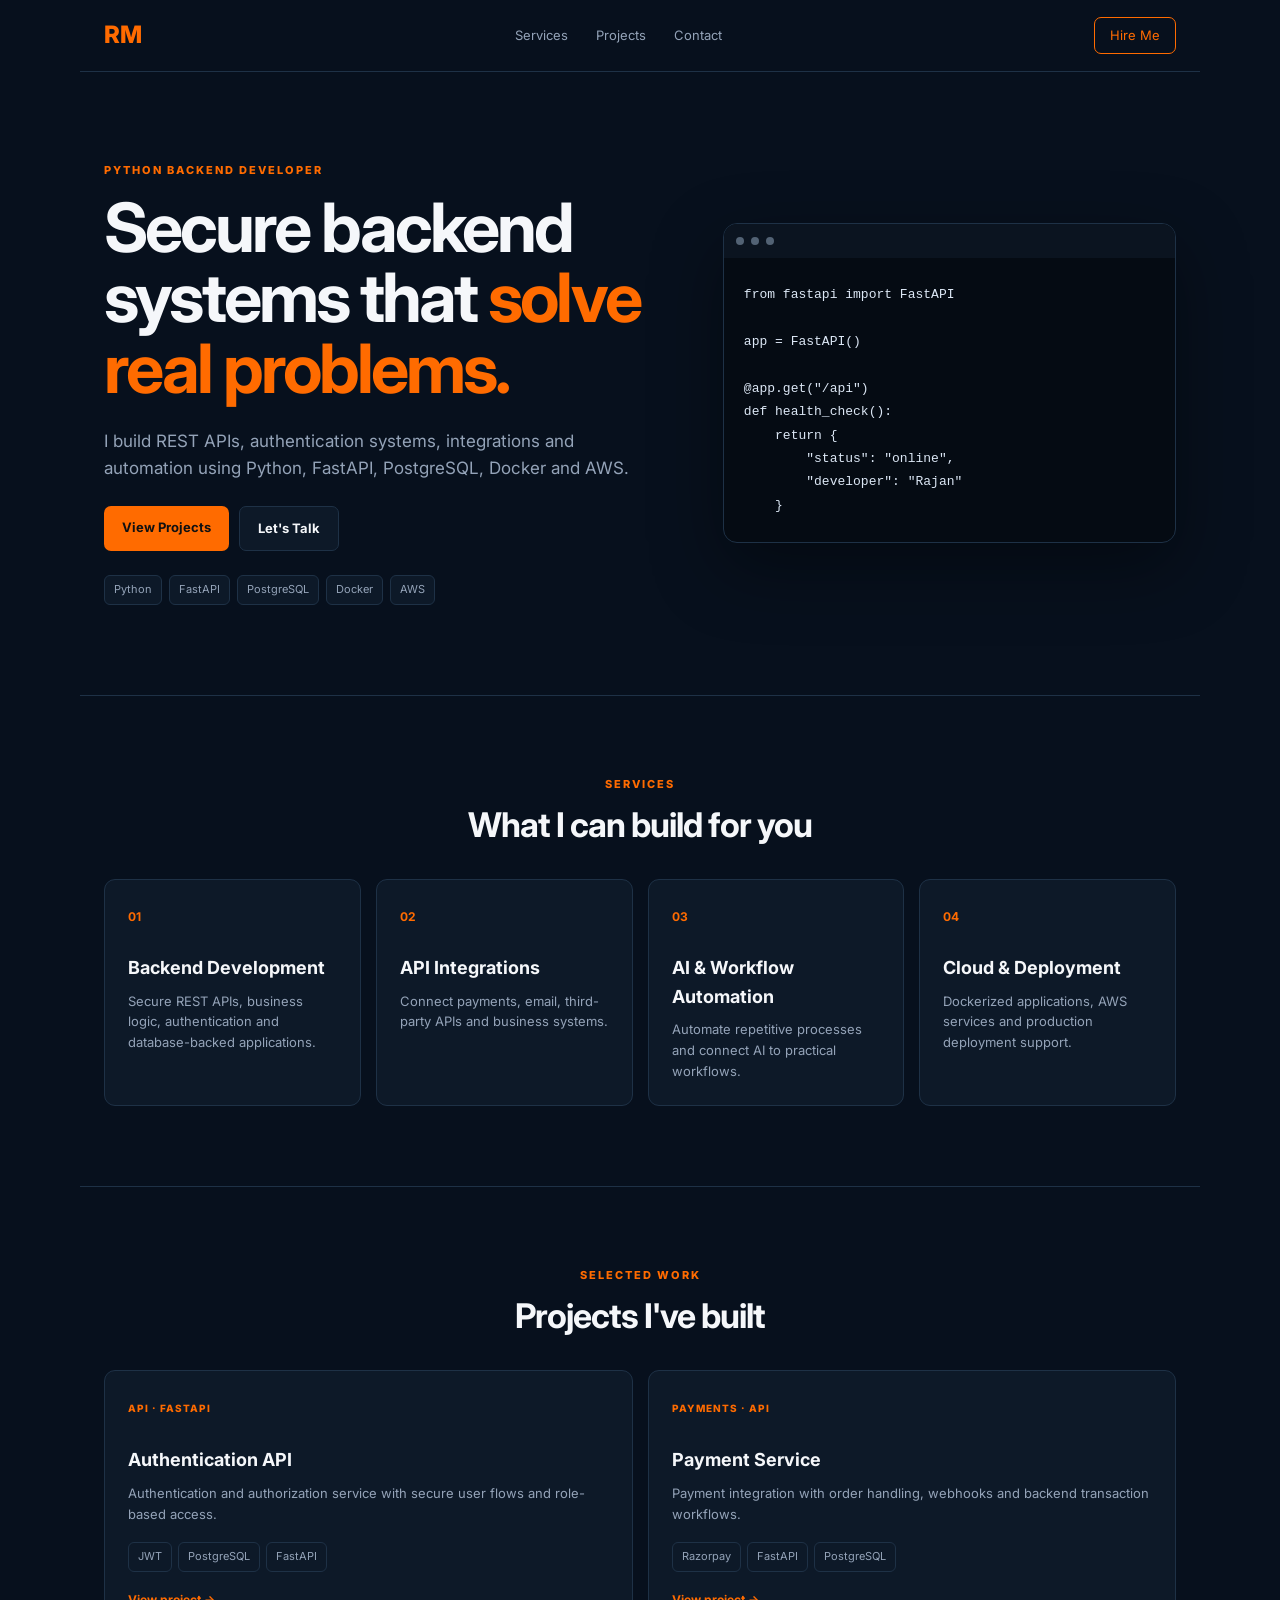
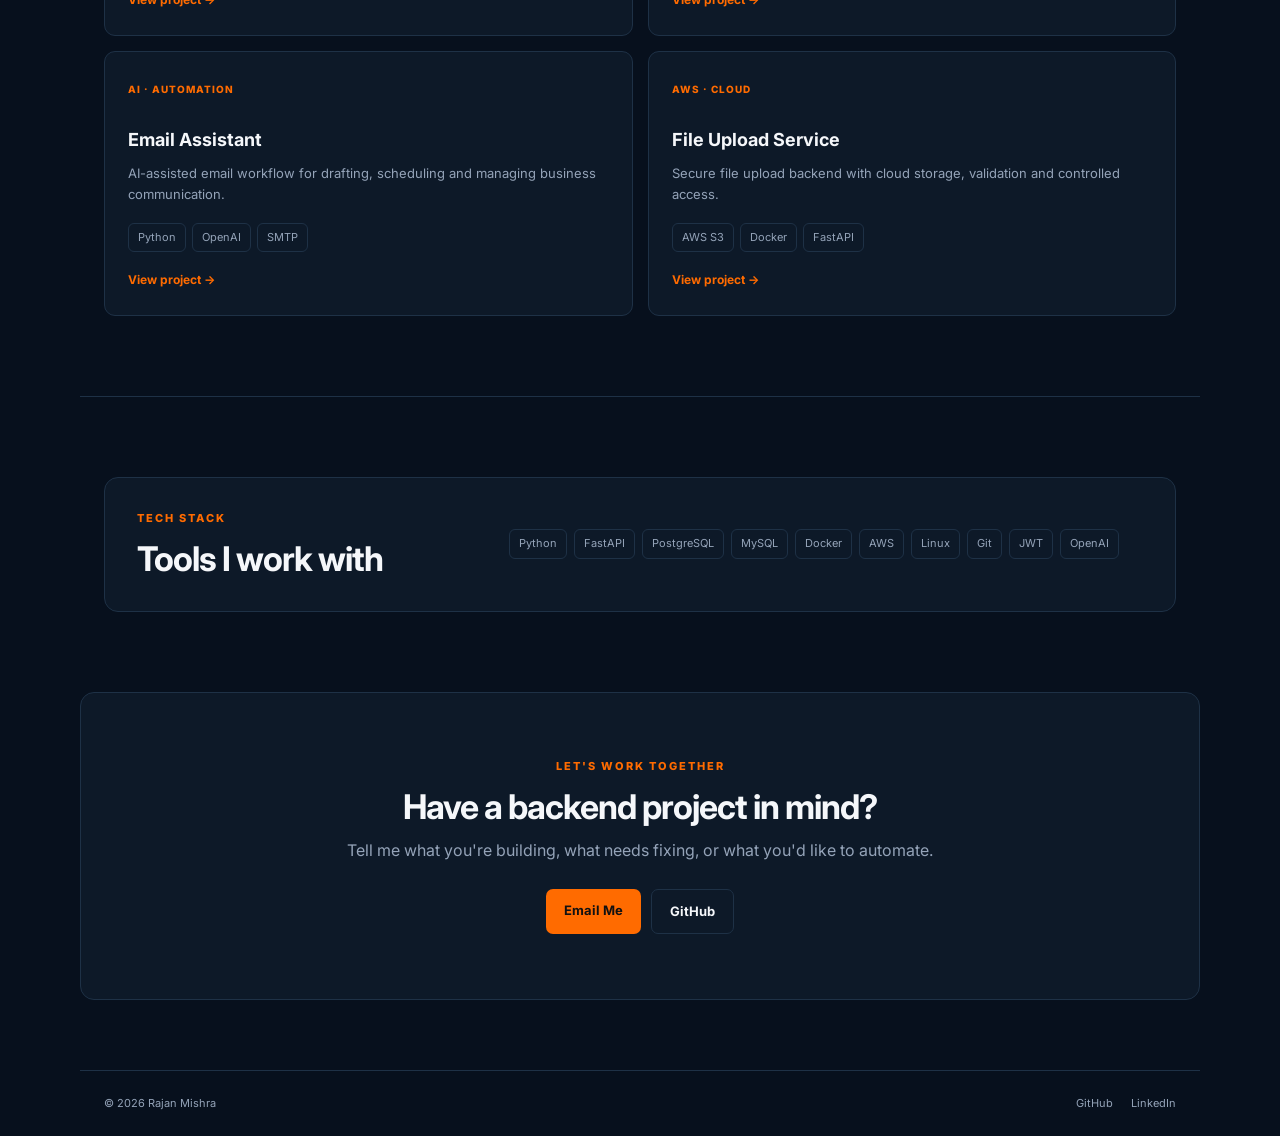
<file: index.html>
<!doctype html>
<html lang="en">
<head>
<meta charset="utf-8">
<meta name="viewport" content="width=device-width,initial-scale=1">
<title>Rajan Mishra | Python Backend Developer</title>
<link rel="preconnect" href="https://fonts.googleapis.com">
<link href="https://fonts.googleapis.com/css2?family=Inter:wght@400;500;600;700;800&display=swap" rel="stylesheet">
<link rel="stylesheet" href="style.css">
</head>
<body>
<header class="nav">
  <a class="logo" href="#">RM</a>
  <nav><a href="#services">Services</a><a href="#projects">Projects</a><a href="#contact">Contact</a></nav>
  <a class="nav-cta" href="mailto:rajanmishra96034@gmail.com">Hire Me</a>
</header>

<section class="hero">
  <div>
    <p class="eyebrow">PYTHON BACKEND DEVELOPER</p>
    <h1>Secure backend systems that <span>solve real problems.</span></h1>
    <p class="lead">I build REST APIs, authentication systems, integrations and automation using Python, FastAPI, PostgreSQL, Docker and AWS.</p>
    <div class="buttons"><a class="btn primary" href="#projects">View Projects</a><a class="btn secondary" href="mailto:rajanmishra96034@gmail.com">Let's Talk</a></div>
    <div class="stack"><span>Python</span><span>FastAPI</span><span>PostgreSQL</span><span>Docker</span><span>AWS</span></div>
  </div>
  <div class="terminal">
    <div class="bar"><i></i><i></i><i></i></div>
<pre>from fastapi import FastAPI

app = FastAPI()

@app.get("/api")
def health_check():
    return {
        "status": "online",
        "developer": "Rajan"
    }</pre>
  </div>
</section>

<section id="services" class="section">
  <div class="heading"><p class="eyebrow">SERVICES</p><h2>What I can build for you</h2></div>
  <div class="grid four">
    <article class="card"><b>01</b><h3>Backend Development</h3><p>Secure REST APIs, business logic, authentication and database-backed applications.</p></article>
    <article class="card"><b>02</b><h3>API Integrations</h3><p>Connect payments, email, third-party APIs and business systems.</p></article>
    <article class="card"><b>03</b><h3>AI & Workflow Automation</h3><p>Automate repetitive processes and connect AI to practical workflows.</p></article>
    <article class="card"><b>04</b><h3>Cloud & Deployment</h3><p>Dockerized applications, AWS services and production deployment support.</p></article>
  </div>
</section>

<section id="projects" class="section">
  <div class="heading"><p class="eyebrow">SELECTED WORK</p><h2>Projects I've built</h2></div>
  <div class="grid two">
    <article class="card project"><small>API · FASTAPI</small><h3>Authentication API</h3><p>Authentication and authorization service with secure user flows and role-based access.</p><div class="tags"><span>JWT</span><span>PostgreSQL</span><span>FastAPI</span></div><a href="https://github.com/Rajanm105/python_backend/tree/main/user_authentication" target="_blank">View project →</a></article>
    <article class="card project"><small>PAYMENTS · API</small><h3>Payment Service</h3><p>Payment integration with order handling, webhooks and backend transaction workflows.</p><div class="tags"><span>Razorpay</span><span>FastAPI</span><span>PostgreSQL</span></div><a href="https://github.com/Rajanm105/python_backend/tree/main/payment_service" target="_blank">View project →</a></article>
    <article class="card project"><small>AI · AUTOMATION</small><h3>Email Assistant</h3><p>AI-assisted email workflow for drafting, scheduling and managing business communication.</p><div class="tags"><span>Python</span><span>OpenAI</span><span>SMTP</span></div><a href="https://github.com/Rajanm105/python_backend/tree/main/email_assistant" target="_blank">View project →</a></article>
    <article class="card project"><small>AWS · CLOUD</small><h3>File Upload Service</h3><p>Secure file upload backend with cloud storage, validation and controlled access.</p><div class="tags"><span>AWS S3</span><span>Docker</span><span>FastAPI</span></div><a href="https://github.com/Rajanm105/python_backend/tree/main/file_upload_service" target="_blank">View project →</a></article>
  </div>
</section>

<section class="section">
  <div class="tech"><div><p class="eyebrow">TECH STACK</p><h2>Tools I work with</h2></div><div class="stack"><span>Python</span><span>FastAPI</span><span>PostgreSQL</span><span>MySQL</span><span>Docker</span><span>AWS</span><span>Linux</span><span>Git</span><span>JWT</span><span>OpenAI</span></div></div>
</section>

<section id="contact" class="contact">
  <p class="eyebrow">LET'S WORK TOGETHER</p>
  <h2>Have a backend project in mind?</h2>
  <p>Tell me what you're building, what needs fixing, or what you'd like to automate.</p>
  <div class="buttons"><a class="btn primary" href="mailto:rajanmishra96034@gmail.com">Email Me</a><a class="btn secondary" href="https://github.com/Rajanm105" target="_blank">GitHub</a></div>
</section>

<footer><span>© 2026 Rajan Mishra</span><div><a href="https://github.com/Rajanm105">GitHub</a><a href="YOUR_LINKEDIN_URL">LinkedIn</a></div></footer>
</body>
</html>
</file>
<file: style.css>
*{box-sizing:border-box}html{scroll-behavior:smooth}:root{--bg:#07101d;--panel:#0d1928;--text:#f5f7fa;--muted:#94a3b8;--line:#1e3146;--orange:#ff6b00;--max:1120px}body{margin:0;background:var(--bg);color:var(--text);font-family:Inter,Arial,sans-serif;line-height:1.6}a{color:inherit;text-decoration:none}.nav{height:72px;max-width:var(--max);margin:auto;padding:0 24px;display:flex;align-items:center;justify-content:space-between;border-bottom:1px solid var(--line)}.logo{font-size:24px;font-weight:800;color:var(--orange)}nav{display:flex;gap:28px}nav a{font-size:13px;color:var(--muted)}.nav-cta{border:1px solid var(--orange);color:var(--orange);padding:7px 15px;border-radius:7px;font-size:13px}.hero{max-width:var(--max);margin:auto;padding:90px 24px;display:grid;grid-template-columns:1.1fr .9fr;gap:65px;align-items:center}.eyebrow{font-size:11px;letter-spacing:2px;color:var(--orange);font-weight:800;margin:0 0 12px}h1{font-size:clamp(42px,6vw,68px);line-height:1.04;letter-spacing:-3px;margin:0}h1 span{color:var(--orange)}h2{font-size:34px;line-height:1.15;margin:0;letter-spacing:-1px}.lead{color:var(--muted);font-size:17px;max-width:620px;margin:24px 0}.buttons{display:flex;gap:10px;flex-wrap:wrap}.btn{padding:11px 18px;border-radius:7px;font-size:13px;font-weight:700}.primary{background:var(--orange);color:#111}.secondary{border:1px solid var(--line);background:var(--panel)}.stack{display:flex;gap:7px;flex-wrap:wrap;margin-top:24px}.stack span,.tags span{border:1px solid var(--line);background:var(--panel);padding:5px 9px;border-radius:6px;color:var(--muted);font-size:11px}.terminal{border:1px solid var(--line);border-radius:14px;background:#050b13;overflow:hidden;box-shadow:0 25px 70px #0006}.bar{height:34px;background:#0b1420;display:flex;gap:7px;align-items:center;padding:0 12px}.bar i{width:8px;height:8px;border-radius:50%;background:#526274}.terminal pre{margin:0;padding:25px 20px;overflow:auto;color:#dce7f5;font:13px/1.8 Consolas,monospace}.section{max-width:var(--max);margin:auto;padding:80px 24px;border-top:1px solid var(--line)}.heading{text-align:center;margin-bottom:35px}.grid{display:grid;gap:15px}.four{grid-template-columns:repeat(4,1fr)}.two{grid-template-columns:repeat(2,1fr)}.card{background:var(--panel);border:1px solid var(--line);border-radius:11px;padding:23px}.card>b{color:var(--orange);font-size:12px}.card h3{font-size:18px;margin:25px 0 8px}.card p{font-size:13px;color:var(--muted);margin:0}.project small{color:var(--orange);font-size:10px;font-weight:800;letter-spacing:1px}.project h3{margin-top:26px}.project a{display:inline-block;color:var(--orange);font-size:12px;font-weight:700;margin-top:18px}.tags{display:flex;gap:6px;flex-wrap:wrap;margin-top:18px}.tech{background:var(--panel);border:1px solid var(--line);border-radius:14px;padding:32px;display:grid;grid-template-columns:.7fr 1.3fr;gap:30px;align-items:center}.tech .stack{margin:0}.contact{max-width:1120px;margin:0 auto 70px;padding:65px 24px;text-align:center;background:var(--panel);border:1px solid var(--line);border-radius:14px}.contact>p:not(.eyebrow){color:var(--muted);max-width:600px;margin:12px auto 25px}.contact .buttons{justify-content:center}footer{max-width:var(--max);margin:auto;padding:24px;color:var(--muted);font-size:11px;border-top:1px solid var(--line);display:flex;justify-content:space-between}footer div{display:flex;gap:18px}@media(max-width:850px){.hero{grid-template-columns:1fr}.four{grid-template-columns:repeat(2,1fr)}.tech{grid-template-columns:1fr}}@media(max-width:560px){nav{display:none}.hero{padding:55px 18px}.section{padding:60px 18px}.four,.two{grid-template-columns:1fr}h1{letter-spacing:-2px}.contact{margin:0 18px 45px}footer{margin:0 18px;padding-left:0;padding-right:0}}
</file>
